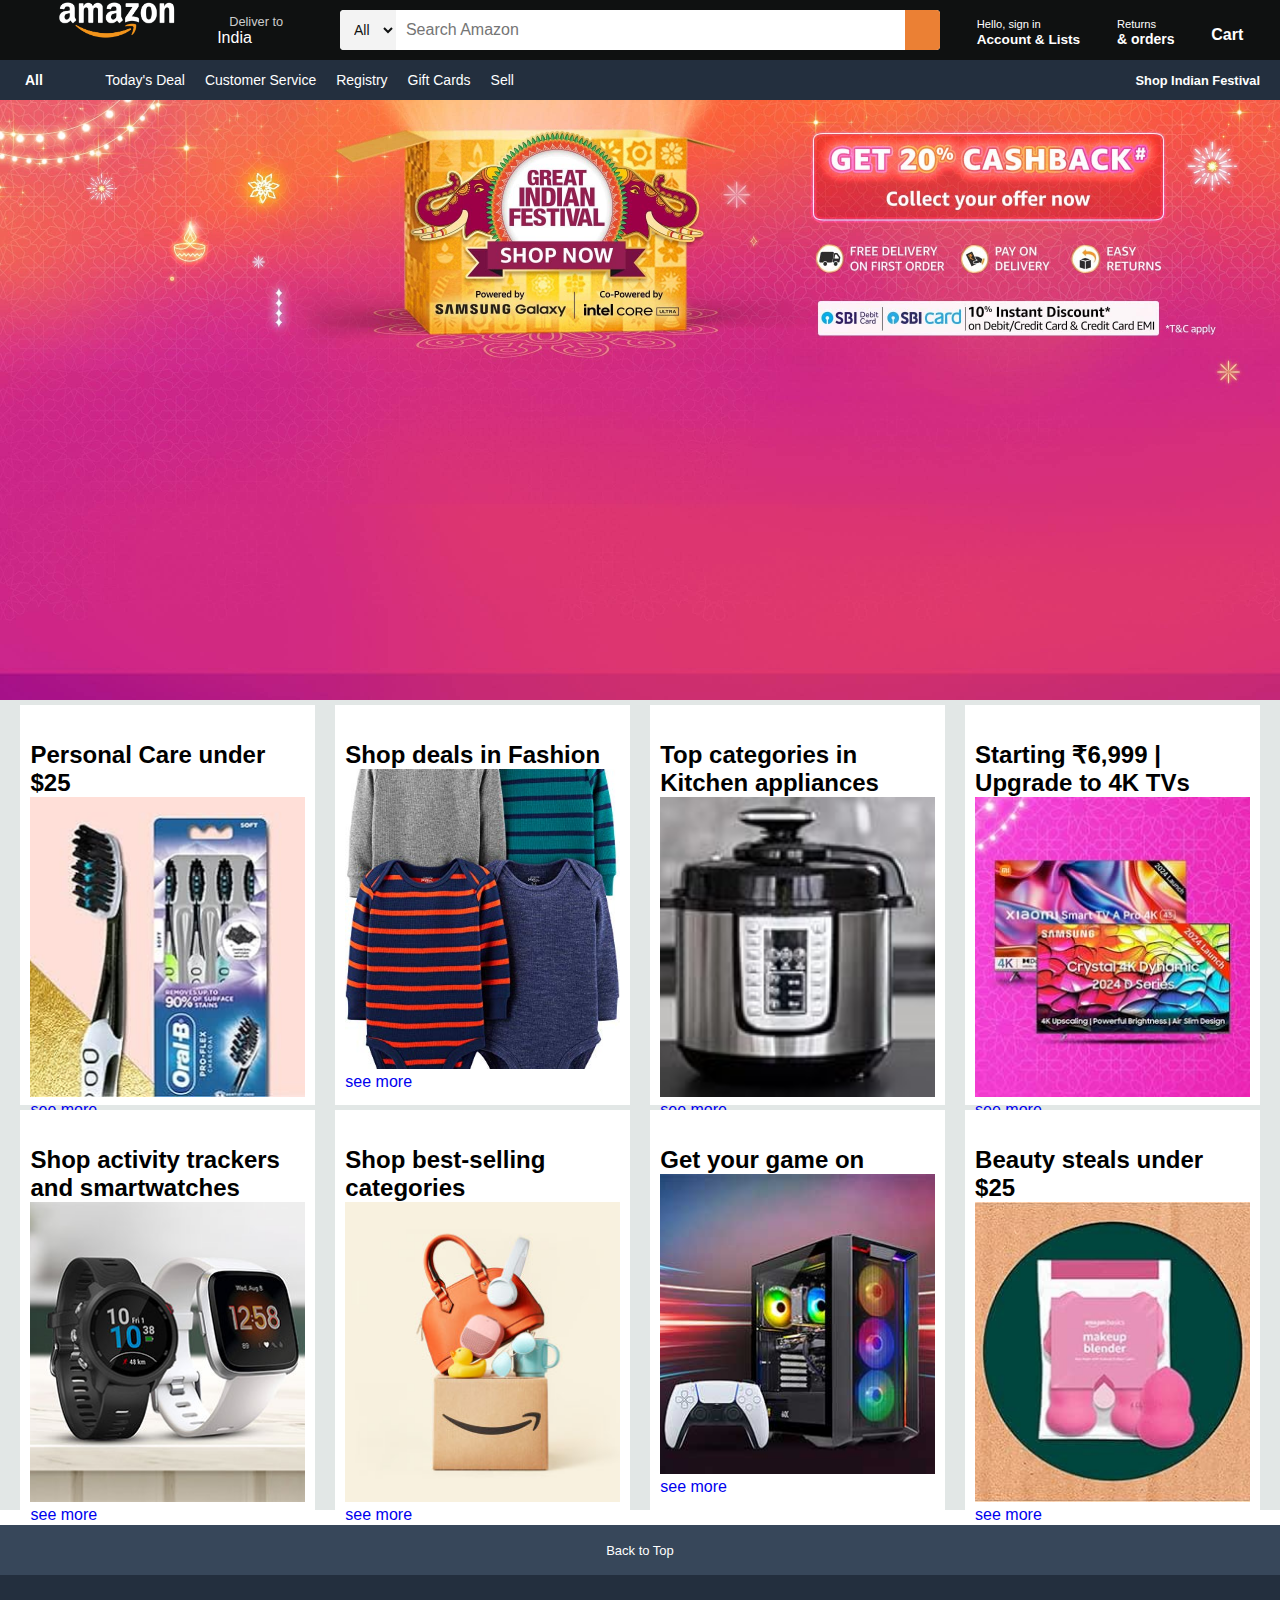
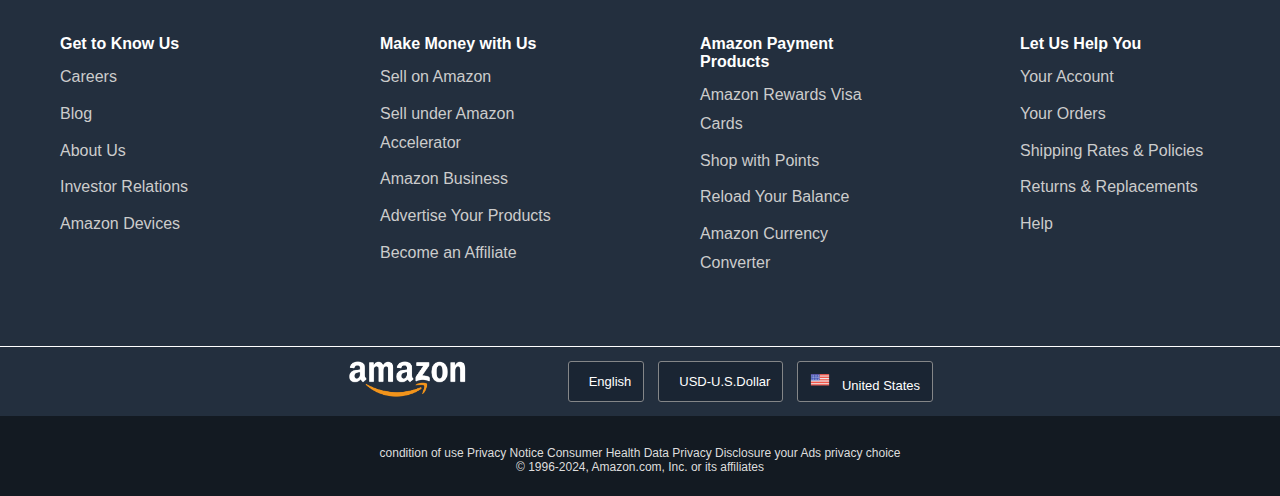
<file: Amazon clone/Amazon/index.html>
<!DOCTYPE html>
<html lang="en">
<head>
    <meta charset="UTF-8" />
    <title>Amazon</title>
    <link rel="stylesheet" href="https://cdnjs.cloudflare.com/ajax/libs/font-awesome/6.6.0/css/all.min.css" integrity="sha512-Kc323vGBEqzTmouAECnVceyQqyqdsSiqLQISBL29aUW4U/M7pSPA/gEUZQqv1cwx4OnYxTxve5UMg5GT6L4JJg==" crossorigin="anonymous" referrerpolicy="no-referrer" />
    <link rel="stylesheet" href="index.css">
</head>
<body>
    <header>
        <div class="navbar">
            <div class="nav-logo border">
                <img src="assets/amazon_logo.png" alt="Amazon Logo" class="logo" />
            </div>
            
            <div class="address border">
                <p>Deliver to</p>
                <div class="add-icon">
                    <i class="fa-solid fa-location-dot"></i>
                    <p>India</p>
                
                </div>
                
            </div>
            
            <div class="nav-search border">
                <select class="select">
                    <option>All</option>
                </select>
                <input placeholder="Search Amazon" class="search-input">
                <div class="search-icon">
                    <i class="fa-solid fa-magnifying-glass"></i>
                  </div>
            
            </div>
            
            <div class="nav-signin">
                <p><span>Hello, sign in</span></p>
                <p class="nav-account">Account & Lists</p>
            
            </div>
            
            <div class="nav-return">
                <p><span>Returns</span></p>
                <p class="order">& orders</p>
            
            
            </div>
            
            <div class="nav-cart">
                <div class="cart-icon">
                    <i class="fa-solid fa-cart-shopping"></i>
                    Cart
                     </div>
            
            </div>
        </div>
        
        
        
        
        <div class="main-panel">
             <div class="panel">
                <i class="fa-solid fa-bars"></i>
                <span class="all-label">All</span> 
        
              </div>
            <div class="panel-optn">
                <p>Today's Deal</p>
                 <p>Customer Service</p>
                 <p>Registry</p>
                 <p>Gift Cards</p>
                <p>Sell</p>
            </div>
            
            <div class="Deals">
                Shop Indian Festival
            
            </div>
        
        </div>
        
     </header>
    
    <div class="image-section"></div>
    
    <div class="shop-section">
        <div class="box">
            <div class="box-content">
             <h2>Personal Care under $25</h2>
             <a class="img1" href="assets/personal.jpg">
             <img src="assets/personal.jpg" alt="Product 1">
             <p>see more</p>
             </a> 
            </div>
        </div>
        
            <div class="box">
            <div class="box-content">
             <h2>Shop deals in Fashion</h2>
             <a class="img1" href="assets/product2-1.jpg">
             <img src="assets/product2-1.jpg" alt="Product 1">
             <p>see more</p>
             </a> 
                </div>
            </div>
        
        
        <div class="box">
            <div class="box-content">
             <h2>Top categories in Kitchen appliances</h2>
             <a class="img1" href="assets/kitchen.jpg">
             <img src="assets/kitchen.jpg" alt="Product 1">
             <p>see more</p>
             </a> 
                </div>
        
        </div>
        <div class="box">
            <div class="box-content">
             <h2>Starting ₹6,999 | Upgrade to 4K TVs</h2>
             <a class="img1" href="assets/tv.jpg">
             <img src="assets/tv.jpg" alt="Product 1">
             <p>see more</p>
             </a> 
                </div>
                    
             </div>
        
        <div class="box">
            <div class="box-content">
             <h2>Shop activity trackers and smartwatches</h2>
             <a class="img1" href="assets/watch.jpg">
             <img src="assets/watch.jpg" alt="Product 1">
             <p>see more</p>
             </a> 
                </div>
                    
             </div>
        
        <div class="box">
            <div class="box-content">
             <h2>Shop best-selling categories</h2>
             <a class="img1" href="assets/best.jpg">
             <img src="assets/best.jpg" alt="Product 1">
             <p>see more</p>
             </a> 
                </div>
                    
             </div>
        
        <div class="box">
            <div class="box-content">
             <h2>Get your game on</h2>
             <a class="img1" href="assets/game1.jpg">
             <img src="assets/game1.jpg" alt="Product 1">
             <p>see more</p>
             </a> 
                </div>
                    
             </div>
        
        <div class="box">
            <div class="box-content">
             <h2>Beauty steals under $25</h2>
             <a class="img1" href="assets/beauty.jpg">
             <img src="assets/beauty.jpg" alt="Product 1">
             <p>see more</p>
             </a> 
                </div>
                    
             </div>
        
        </div>
    
    
     <footer>
    <div class="first-sec">
        Back to Top
    </div>
         

    <div class="footer">
        <div class="footer-section">
            <h4>Get to Know Us</h4>
            <ul class="no-bullets">
                <li>Careers</li>
                <li>Blog</li>
                <li>About Us</li>
                <li>Investor Relations</li>
                <li>Amazon Devices</li>
            </ul>
        </div>

        <div class="footer-section">
            <h4>Make Money with Us</h4>
            <ul class="no-bullets">
                <li>Sell on Amazon</li>
                <li>Sell under Amazon Accelerator</li>
                <li>Amazon Business</li>
                <li>Advertise Your Products</li>
                <li>Become an Affiliate</li>
            </ul>
        </div>

        <div class="footer-section">
            <h4>Amazon Payment Products</h4>
            <ul class="no-bullets">
                <li>Amazon Rewards Visa Cards</li>
                <li>Shop with Points</li>
                <li>Reload Your Balance</li>
                <li>Amazon Currency Converter</li>
            </ul>
        </div>

        <div class="footer-section">
            <h4>Let Us Help You</h4>
            <ul class="no-bullets">
                <li>Your Account</li>
                <li>Your Orders</li>
                <li>Shipping Rates & Policies</li>
                <li>Returns & Replacements</li>
                <li>Help</li>
            </ul>
        </div>
    </div>
         
         <div class="footer-panel3">
             <div class="logo-amazon">
                 <img src="assets/amazon_logo.png" alt="Amazon Logo" class="amazon-logo-img">
             
             </div>
             <div class="contents">
                <div class="lang">
                 <div class="lang-icon">
                     <i class="fa-solid fa-globe"></i>
                     English
                 
                 </div>
             
             </div>
              <div class="lang">
                 <div class="lang-icon">
                    <i class="fa-solid fa-dollar-sign"></i>
                    USD-U.S.Dollar
                 
                 </div>
             
             </div>
             
              <div class="lang">
                 <div class="lang-icon">
                     <img src="assets/us_flag.png" alt="flag" class="flag">
                   
                       United States
                 
                 </div>
             
             </div>
         
         </div>
             </div>
         
         <div class="footer-panel4">
             <div class="pages">
                 <a>condition of use</a>
                 <a>Privacy Notice</a>
                 <a>Consumer Health Data Privacy Disclosure</a>
                 <a>your Ads privacy choice</a>
             
             </div>
             <div class="second-page">
                 © 1996-2024, Amazon.com, Inc. or its affiliates
             
             </div>
         
         </div>
</footer>

    
    
</body>
</html>
</file>
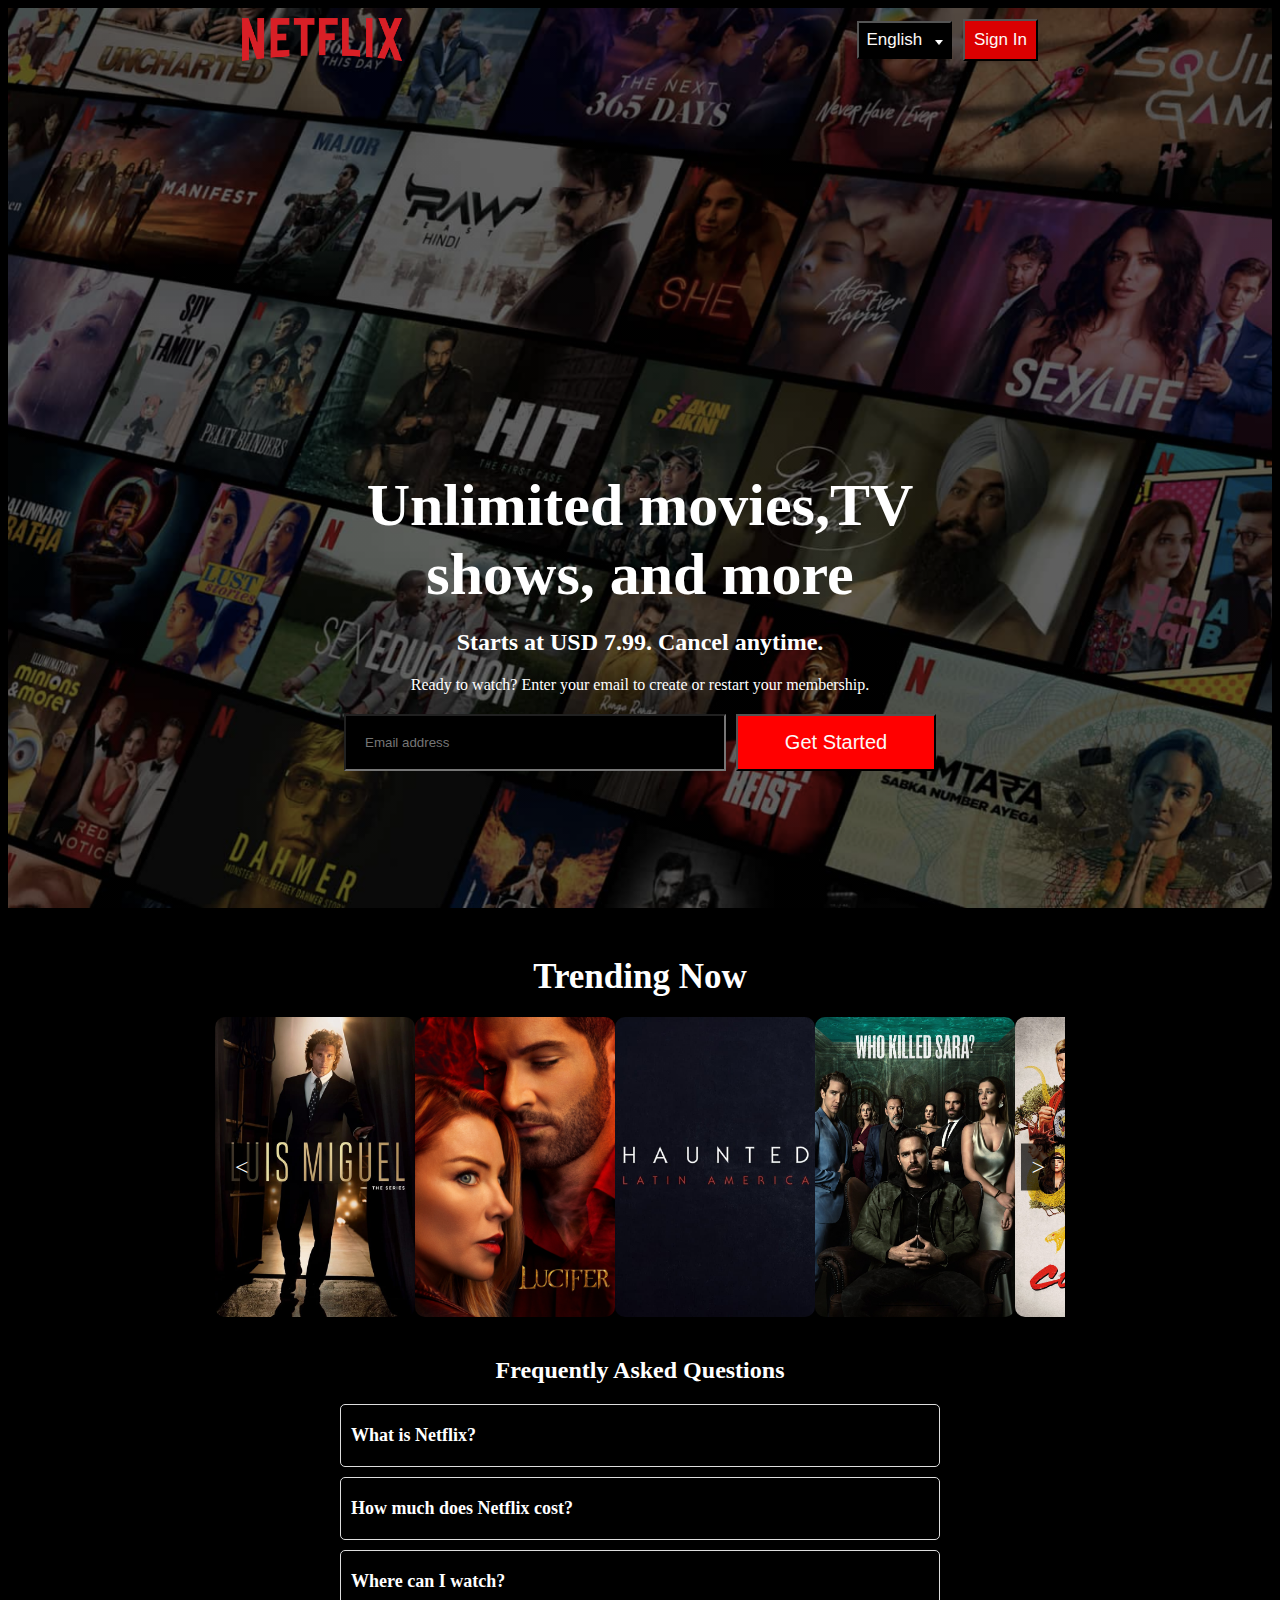
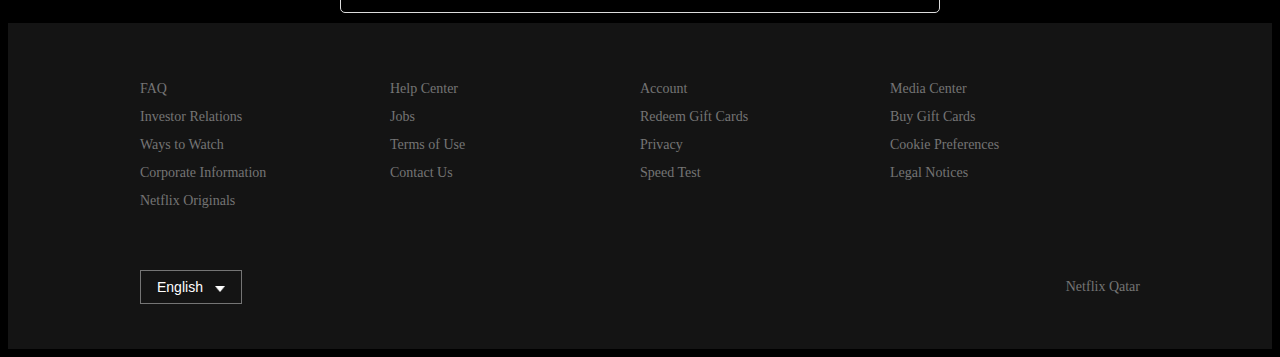
<file: netflix/netflix.html>
<!DOCTYPE html>
<html lang="en">
    <head>
        <meta charset="UTF-8" />
        <title>Title</title>
        <link href="index.css" rel="stylesheet">
    </head>
    <body>
    
        <div class="header">
            
            <nav>
                <img src="netflix-img/images/logo.png" class="logo">
                <div>
                    
                    <button class="language-btn">English <img src="netflix-img/images/down-icon.png"></button>
                    <button>Sign In </button>
                </div>
            </nav>
                
                <div class="header-content">
                    <h1>Unlimited movies,TV shows, and more</h1>
                    <h2>Starts at USD 7.99. Cancel anytime.</h2>
                    <p>Ready to watch? Enter your email to create or restart your membership.</p>
                    <form class="email-signup">
                        <input type="email" placeholder="Email address" required>
                        <button type="submit">Get Started</button>
                    </form>
                 </div>
                </div>
        
        
        <div class="features">
            <h2>Trending Now</h2>
            
             <!-- Radio buttons for navigation -->
             <input type="radio" id="img-1" name="carousel" checked>
             <input type="radio" id="img-2" name="carousel">

            
            <div class="carousel-container">
                 <label for="img-1" class="carousel-btn prev">&lt;</label>
                <div class="row_posters">
                 <img src="netflix-img/images/large-movie1.jpg">
                 <img src="netflix-img/images/large-movie2.jpg">
                 <img src="netflix-img/images/large-movie3.jpg">
                 <img src="netflix-img/images/large-movie4.jpg">
                 <img src="netflix-img/images/large-movie5.jpg">
                 <img src="netflix-img/images/large-movie5.jpg">
                 <img src="netflix-img/images/large-movie8.jpg">
                 <img src="netflix-img/images/small-movie1.jpg">
                 <img src="netflix-img/images/small-movie6.jpg">
                 <img src="netflix-img/images/small-movie7.jpg">
                </div>
                
                 <label for="img-2" class="carousel-btn next">&gt;</label> 
        
                 </div>
            </div>
        
        <div class="faq-section">
        <h2>Frequently Asked Questions</h2>
        <div class="faq">
            <input type="checkbox" id="q1" class="faq-toggle">
            <label for="q1" class="faq-label">What is Netflix?</label>
            <div class="faq-content">
                <p>Netflix is a streaming service that offers a wide variety of award-winning TV shows, movies, anime, documentaries, and more on thousands of internet-connected devices.</p>
            </div>
        </div>

        <div class="faq">
            <input type="checkbox" id="q2" class="faq-toggle">
            <label for="q2" class="faq-label">How much does Netflix cost?</label>
            <div class="faq-content">
                <p>Watch Netflix on your smartphone, tablet, Smart TV, laptop, or streaming device, all for one fixed monthly fee. Plans range from USD8.99 to USD15.99 a month.</p>
            </div>
        </div>

        <div class="faq">
            <input type="checkbox" id="q3" class="faq-toggle">
            <label for="q3" class="faq-label">Where can I watch?</label>
            <div class="faq-content">
                <p>Watch anywhere, anytime. Sign in with your Netflix account to watch instantly on the web or on any internet-connected device that offers the Netflix app.</p>
            </div>
        </div>
    </div>
        

    <footer class="footer">
        <div class="footer-cols">
            <div class="footer-col">
                <ul>
                    <li><a href="#">FAQ</a></li>
                    <li><a href="#">Investor Relations</a></li>
                    <li><a href="#">Ways to Watch</a></li>
                    <li><a href="#">Corporate Information</a></li>
                    <li><a href="#">Netflix Originals</a></li>
                </ul>
            </div>
            <div class="footer-col">
                <ul>
                    <li><a href="#">Help Center</a></li>
                    <li><a href="#">Jobs</a></li>
                    <li><a href="#">Terms of Use</a></li>
                    <li><a href="#">Contact Us</a></li>
                </ul>
            </div>
            <div class="footer-col">
                <ul>
                    <li><a href="#">Account</a></li>
                    <li><a href="#">Redeem Gift Cards</a></li>
                    <li><a href="#">Privacy</a></li>
                    <li><a href="#">Speed Test</a></li>
                </ul>
            </div>
            <div class="footer-col">
                <ul>
                    <li><a href="#">Media Center</a></li>
                    <li><a href="#">Buy Gift Cards</a></li>
                    <li><a href="#">Cookie Preferences</a></li>
                    <li><a href="#">Legal Notices</a></li>
                </ul>
            </div>
        </div>
        <div class="footer-bottom">
            <button class="language-btn">English <img src="netflix-img/images/down-icon.png" alt="Language"></button>
            <p>Netflix Qatar</p>
        </div>
    </footer>
    
            
        
        
    
    </body>
</html>
</file>
<file: Amazon clone/Amazon/index.css>
* {
    margin: 0;
    font-family: Arial;
    box-sizing: border-box;
}

.navbar {
    height: 60px;
    background-color: #0F1111;
    color: white;
    padding-left: 20px;
    display: flex;
    align-items: center;
    justify-content: space-evenly;
}

.nav-logo {
    height: 100%; /* Make sure it fills the navbar height */
    align-items: center; /* Center logo vertically */
}

.logo {
    max-height: 40px; /* Set maximum height to ensure it fits */
    width: auto; /* Maintain aspect ratio */
    
    
}
.border:hover{
    border: 1.5px solid white;

}
/**BOX 2 **/

.address p{
    color: #cccccc;
    font-size: 0.8rem;
    margin-left: 15px;
}
.add-icon p{
    color:#FFFFFF;
    font-size: 1rem;
    margin-left: 3px
}
.add-icon{
    display: flex;
    align-items: center;
    
}

/**box 3 **/

.nav-search{
    display:flex;
    height: 40px;
    border-radius: 4px;
    width: 100%;
    max-width: 600px;
    margin-left: 20px;
    overflow: hidden;
    background-color: #FFFFFF;
    
   
    
}
.select{
    background: #F3F3F3;
    color: #0F1111;
    border: none;
    height: 100%;
    font-size: 14PX;
    padding: 0 10PX;
    cursor: pointer;
   
    
}
.search-input{
    width: 100%;
    border: none;
    padding-left: 10px;
    font-size: 1rem;
    
}
.search-icon{
    background-color: #eb8034;
    width: 40px;
    padding-left: 10px;
    cursor: pointer;
    display:flex;
    align-items: center;
}
.search-icon i{
      color: #0F1111;
     font-size: 1.2rem;
}
.search-icon:hover{
    background-color: #f3a847;
}


span
{
    font-size: .7rem;
}
.nav-account{
    font-size: .85rem;
    font-weight: 700;
   
}
.order{
    font-size: 14px;
    line-height: 15px;
    font-weight: 700;
}

.cart-icon i{
    font-size: 30px;
}
.nav-cart
{
    font-weight: 700;
}

/** panel **/

.main-panel{
    color:#0F1111;
    background: #232F3E;
    display: flex;
    height: 40px;
    align-items: center;
    justify-content:space-between;
    padding: 0 20px;
   
}
.panel{
    cursor: pointer;
    display: flex;
    align-items: center;
    
    
}
.panel i{
    color: #FFFFFF;
    margin-right: 5px;

}

.all-label
{
    color: #FFFFFF;
    font-size: 14px;
    font-weight: bold;
}

.all-label i
{
    color: #FFFFFF;
}

.panel-optn{
    display: flex;
    color:#FFFFFF;
    width: 70%;
    margin-right: 100px;
    font-size: 14px;
    gap: 20px;
   
   
    
   
}
.panel-optn p
{
   cursor: pointer; 
   
    
}
.Deals {
    color: #FFFFFF;
    font-weight: bold;
    font-size: .8rem;
}
 
.image-section{
    background-image: url("assets/image1.jpg");
    height: 600px;
    background-size: cover;
}
 

/** Shop section **/
.shop-section{
    display: flex;
    flex-wrap: wrap;
    justify-content: space-evenly;
    background-color: #e2e7e6;
}

.box{
    width: 23%;
    height: 400px;
    background-color: white;
    padding: 20px 0px 15px;
    margin-top: 5px;
    
}

.img1 img {
    width: 100%;
    height: 300px;
    object-fit: cover; /* Makes sure the image fills the box while maintaining aspect ratio */
}

.img1 {
    text-decoration: none;
    
}

.box-content{
    margin-top: 1rem;
    margin-bottom: 1rem;
    margin-left: 10px;
    margin-right: 10px;
    /* Aligns text and content to the center */
}

/** footer**/

footer {
    margin-top: 15px;
    background-color: #232f3e;
    color: white;
}
    

.first-sec {
    background-color: #37475a;
    color: white;
    height: 50px;
    display: flex;
    align-items: center;
    justify-content: center;
    font-size: 13px;
    cursor: pointer;
}

.footer {
    display: flex;
    justify-content:space-around;
    
    padding: 40px 0;
}

.footer-section {
    width: 200px;
    margin: 20px;
}

.footer-section h4 {
    margin-bottom: 10px;
    color: #ffffff;
    font-size: 16px;
}

.no-bullets {
    list-style-type: none;
}

.no-bullets li {
    margin-bottom: 8px;
    color: #cccccc;
    cursor: pointer;
}

.no-bullets li:hover {
    color: #ffffff;
}

footer .footer-section ul {
    padding-left: 0;
}

footer .footer-section ul li {
    line-height: 1.8;
}


.footer-panel3{
    background-color: #232f3e;
    color: white;
    border-top: 0.1px solid white;
    height: 70px;
    display: flex;
    align-items: center;
    justify-content: center;
}
.logo-amazon img{
   
     max-height: 40px; /* Set maximum height to ensure it fits */
     width: auto; 
}
.lang{
     color: white;
   padding: 8px 12px;
    background-color:#1a2533;
    border: 1px solid #848688;
    border-radius: 3px;
    cursor: pointer;
    display: flex;
    align-items: center;

    font-size: 13px;
    margin-left: 100px;
    
}
.lang-icon i, .lang-icon img {
    margin-right: 8px; /* Space between icon and text */
}
.lang-icon img {
    max-width: 20px; /* Control flag size */
    height: auto;
   
}
.contents{
    display: flex;
    
    
    
}
.lang + .lang {
    margin-left: 14px; /* Add 1px gap between the boxes */
}

.footer-panel4{
    
    /*justify-content: center;
    align-items: center; */
    font-size: 12px;
    color: #DDDDDD;
    padding: 0PX 7.2PX;
    background-color: #131A22;
    height: 80px;
    text-align: center;
   
   /* display:flex; */
    
    
}
.pages{
   
    padding-top: 30px;
   
}
</file>
<file: netflix/index.css>
body {
    background: black;
    color: white;
}

.header {
    width: 100%;
    height: 100vh;
    background-image: linear-gradient(rgba(0, 0, 0, 0.5), rgba(0, 0, 0, 0.5)), url(netflix-img/images/header-image.png);
    background-size: cover;
    background-position: center;
}

nav {
    display: flex;
    align-items: center;
    justify-content: space-around;
    padding: 10px;
}

.logo {
    width: 160px;
}

nav button {
    font-size: 17px;
    background: #db0001;
    color: #fcf9f7;
    margin-left: 7px;
    padding: 9px;
}

.language-btn {
    background: black;
    padding: 7px;
}

.language-btn img {
    width: 8px;
    margin-left: 8px;
}

.header-content {
    text-align: center;
    margin-top: 400px;
}

.header-content h1 {
    font-size: 60px;
    margin: auto;
    max-width: 600px;
}

.email-signup {
    display: flex;
    justify-content: center;
    margin-top: 20px;
}

.email-signup input {
    background: black;
    padding: 19px;
    width: 340px;
    margin-right: 10px;
}

.email-signup button {
    padding: 10px;
    background: red;
    width: 200px;
    color: #fcf9f7;
    cursor: pointer;
    font-size: 20px;
}

.features {
    padding: 20px;
}

.features h2 {
    text-align: center;
    font-size: 35px;
}

/* Carousel container */
.carousel-container {
    width: 850px;
    margin: 0 auto;
    overflow: hidden;
    position: relative;
}

/* Hide radio buttons */
input[type="radio"] {
    display: none;
}

/* Carousel buttons */
.carousel-btn {
    position: absolute;
    top: 50%;
    transform: translateY(-50%);
    background-color: rgba(0, 0, 0, 0.7);
    color: white;
    border: none;
    padding: 10px;
    font-size: 24px;
    cursor: pointer;
    z-index: 1;
}

.prev {
    left: 10px; /* Adjusted for better positioning */
}

.next {
    right: 10px; /* Adjusted for better positioning */
}

/* Row posters */
.row_posters {
    display: flex;
    width: 2000px; /* Enough space for sliding effect */
    transition: transform 0.5s ease-in-out; /* Smooth transition */
}

/* Individual poster styles */
.row_posters img {
    width: 200px; /* Adjust the width as needed */
    object-fit: cover; /* Ensures the image maintains its aspect ratio */
    border-radius: 10px; /* Optional: adds rounded corners to the images */
    cursor: pointer;
}

/* Hover effect on images */
.row_posters img:hover {
    transform: scale(1.1);
}

/* Move the carousel with CSS */
#img-1:checked ~ .carousel-container .row_posters {
    transform: translateX(0);
}

#img-2:checked ~ .carousel-container .row_posters {
    transform: translateX(-850px);
}



.faq-section {
    max-width: 600px;
    margin: 0 auto;
}

h2 {
    text-align: center;
    font-size: 24px;
    margin-bottom: 20px;
}

/* FAQ container */
.faq {
    margin-bottom: 10px;
    border: 1px solid #ddd;
    border-radius: 5px;
    padding: 10px;
}

/* Hide the checkbox */
.faq-toggle {
    display: none;
}

/* FAQ label (question) styles */
.faq-label {
    display: block;
    font-size: 18px;
    font-weight: bold;
    cursor: pointer;
    padding: 10px 0;
    position: relative;
}

/* FAQ content (answer) styles */
.faq-content {
    display: none;
    padding: 10px 0;
    font-size: 16px;
    line-height: 1.4;
}

/* Show content when checked */
.faq-toggle:checked + .faq-label + .faq-content {
    display: block;
}


/* Footer Styles */
.footer {
    background-color: #141414;
    color: #FFFFFFB3;
    padding: 40px 20px;
}

.footer-cols {
    display: flex;
    justify-content: space-between;
    max-width: 1000px;
    margin: 0 auto;
    flex-wrap: wrap;
}

.footer-col {
    width: 25%;
    margin-bottom: 20px;
}

.footer-col ul {
    list-style-type: none;
    padding: 0;
}

.footer-col ul li {
    margin-bottom: 10px;
}

.footer-col ul li a {
    color: #757575;
    text-decoration: none;
    font-size: 14px;
}

.footer-col ul li a:hover {
    text-decoration: underline;
}

.footer-bottom {
    display: flex;
    justify-content: space-between;
    align-items: center;
    max-width: 1000px;
    margin: 20px auto 0;
}

.footer-bottom .language-btn {
    background-color: #141414;
    border: 1px solid #757575;
    padding: 8px 16px;
    color: white;
    font-size: 14px;
    cursor: pointer;
}

.footer-bottom img {
    width: 10px;
    margin-left: 8px;
}

.footer-bottom p {
    color: #757575;
    font-size: 14px;
}

/* Responsive Footer */
@media (max-width: 768px) {
    .footer-cols {
        flex-direction: column;
        align-items: center;
    }

    .footer-col {
        width: 100%;
        text-align: center;
    }

    .footer-bottom {
        flex-direction: column;
        text-align: center;
    }

    .footer-bottom p {
        margin-top: 10px;
    }
}
</file>
